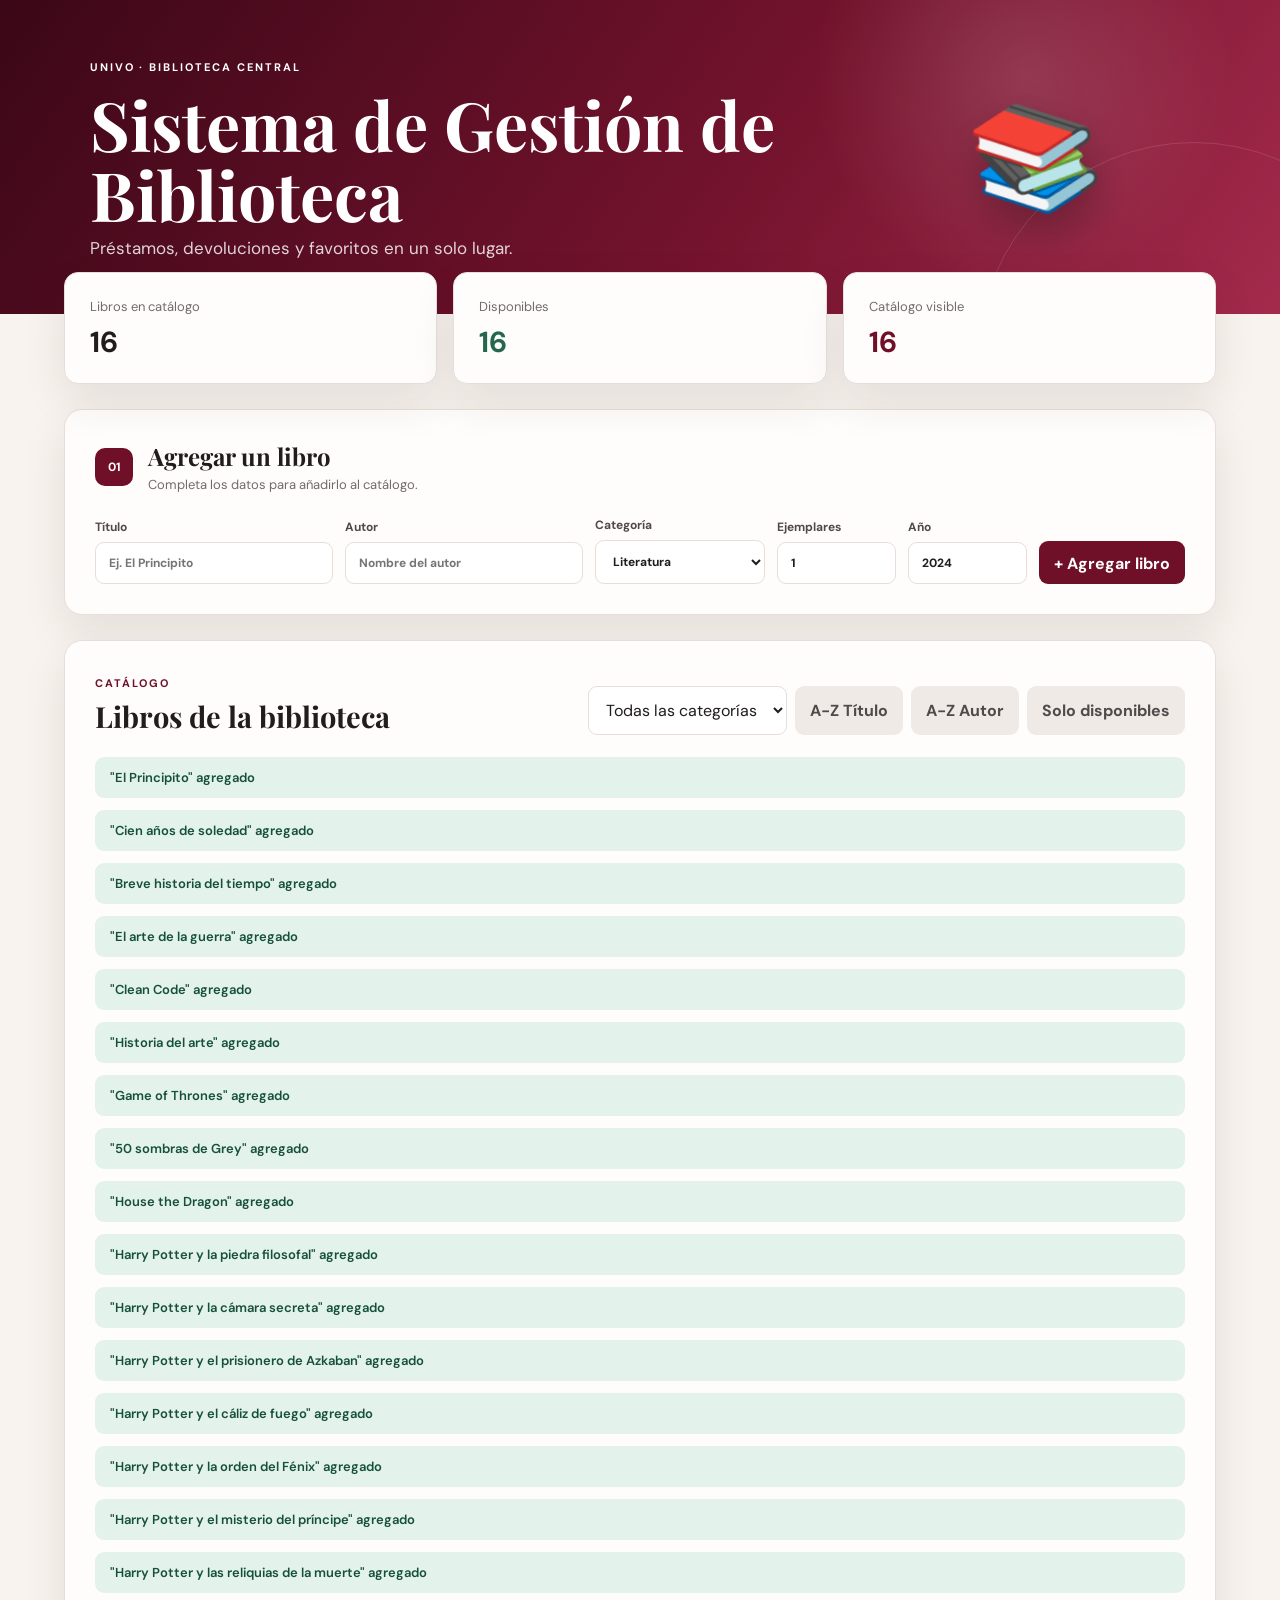
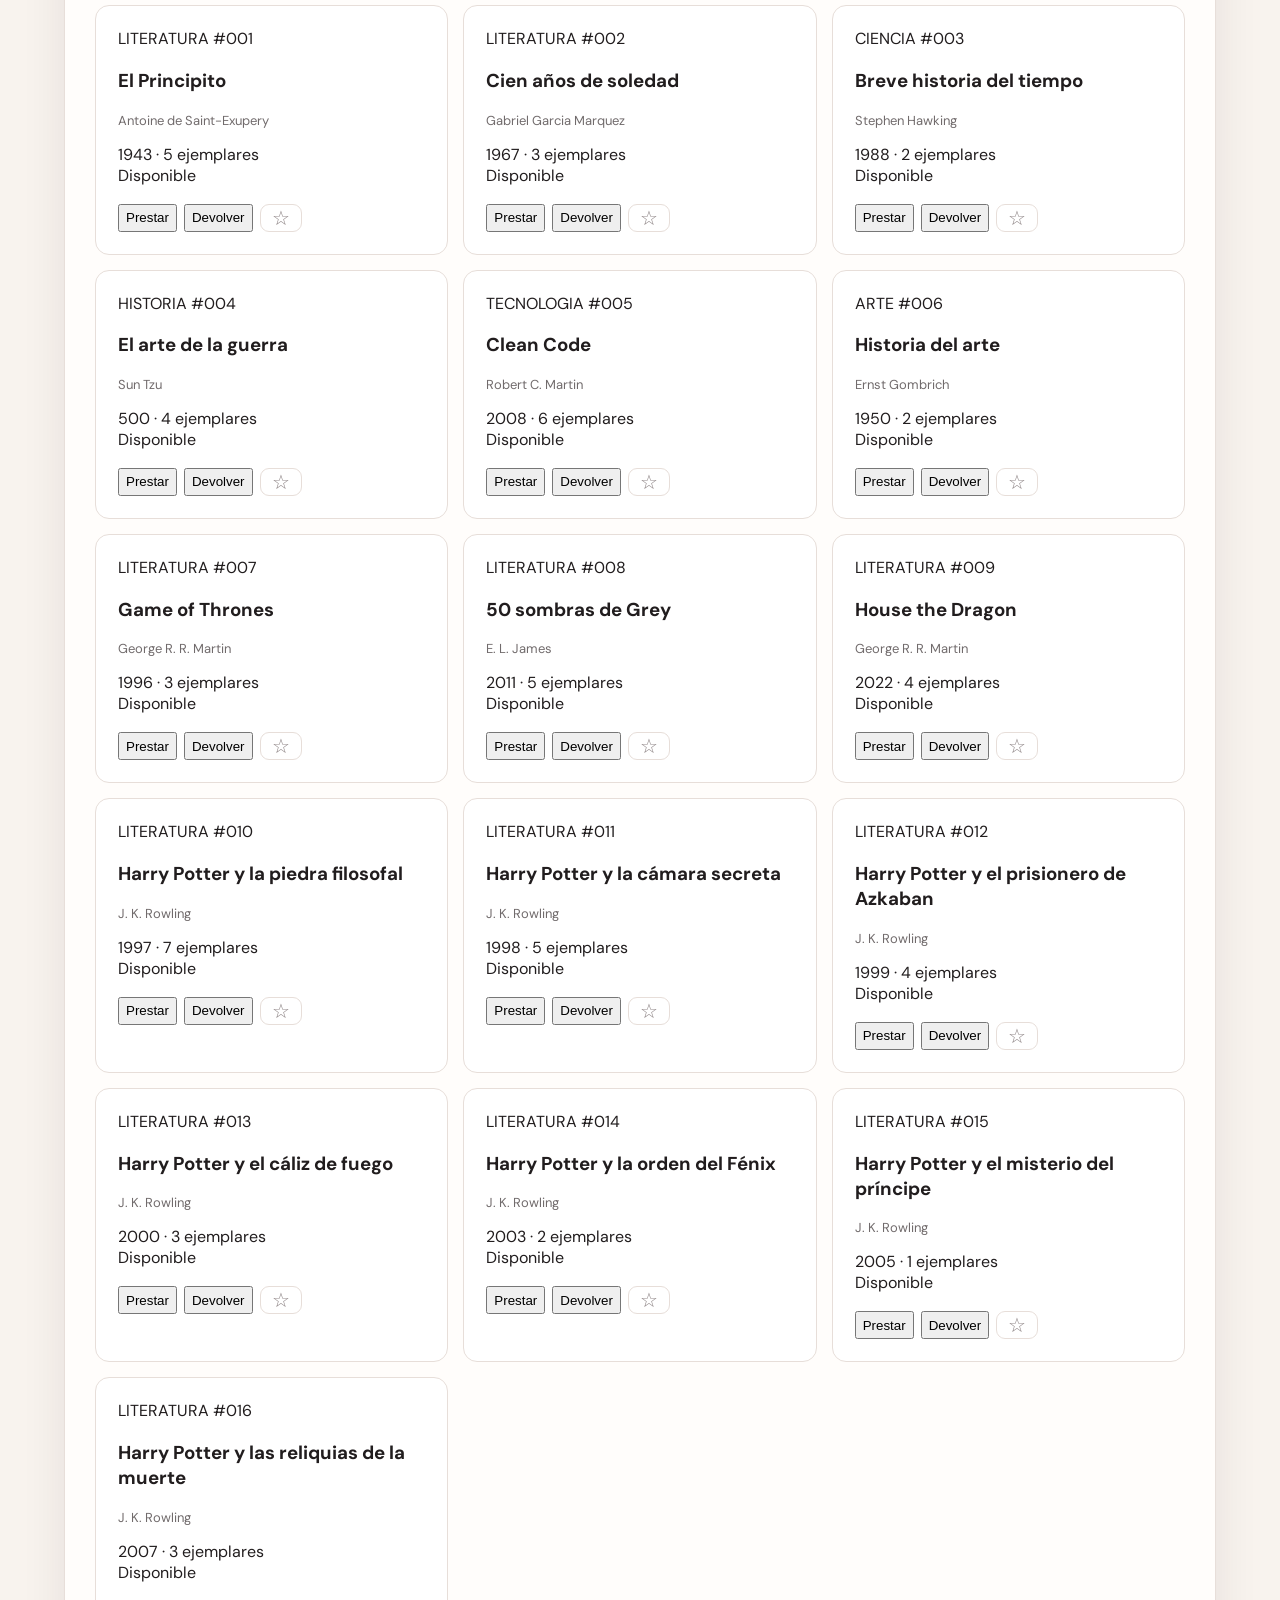
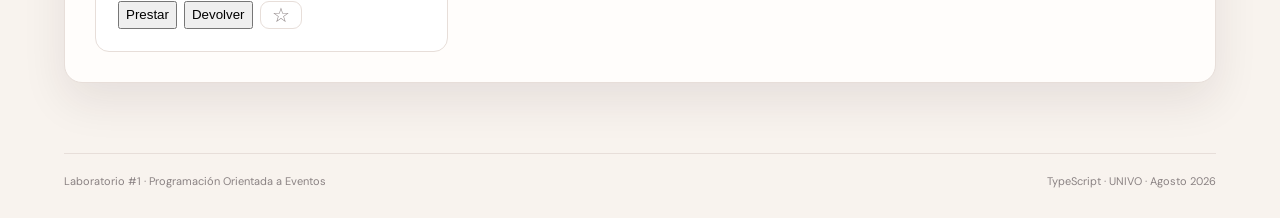
<file: biblioteca/index.html>
<!DOCTYPE html>
<html lang="es">
<head>
    <meta charset="UTF-8">
    <meta name="viewport" content="width=device-width, initial-scale=1.0">
    <title>Biblioteca Central | UNIVO</title>
    <link rel="stylesheet" href="styles.css">
</head>
<body>
    <header class="hero">
        <div class="hero__contenido">
            <span class="hero__tag">UNIVO · BIBLIOTECA CENTRAL</span>
            <h1>Sistema de Gestión de Biblioteca</h1>
            <p>Préstamos, devoluciones y favoritos en un solo lugar.</p>
        </div>
        <div class="hero__libro">📚</div>
    </header>

    <main class="principal">
        <section class="resumen">
            <div class="resumen__item">
                <span>Libros en catálogo</span>
                <strong id="contador-total">0</strong>
            </div>
            <div class="resumen__item resumen__item--verde">
                <span>Disponibles</span>
                <strong id="contador-disponibles">0</strong>
            </div>
            <div class="resumen__item resumen__item--oscuro">
                <span>Catálogo visible</span>
                <strong id="catalogo-conteo">0 resultados</strong>
            </div>
        </section>

        <section class="panel">
            <div class="panel__titulo">
                <span class="numero">01</span>
                <div>
                    <h2>Agregar un libro</h2>
                    <p>Completa los datos para añadirlo al catálogo.</p>
                </div>
            </div>

            <form id="form-libro" class="formulario">
                <label>
                    Título
                    <input id="input-titulo" type="text" placeholder="Ej. El Principito" required>
                </label>

                <label>
                    Autor
                    <input id="input-autor" type="text" placeholder="Nombre del autor" required>
                </label>

                <label>
                    Categoría
                    <select id="input-categoria">
                        <option value="LITERATURA">Literatura</option>
                        <option value="CIENCIA">Ciencia</option>
                        <option value="HISTORIA">Historia</option>
                        <option value="TECNOLOGIA">Tecnología</option>
                        <option value="ARTE">Arte</option>
                    </select>
                </label>

                <label>
                    Ejemplares
                    <input id="input-ejemplares" type="number" min="1" value="1" required>
                </label>

                <label>
                    Año
                    <input id="input-anio" type="number" min="1" max="2100" value="2024" required>
                </label>

                <button class="btn btn--principal" type="submit">+ Agregar libro</button>
            </form>
        </section>

        <section class="catalogo">
            <div class="catalogo__encabezado">
                <div>
                    <span class="eyebrow">CATÁLOGO</span>
                    <h2>Libros de la biblioteca</h2>
                </div>

                <div class="filtros">
                    <select id="select-filtro-categoria">
                        <option value="TODAS">Todas las categorías</option>
                        <option value="CIENCIA">Ciencia</option>
                        <option value="LITERATURA">Literatura</option>
                        <option value="HISTORIA">Historia</option>
                        <option value="TECNOLOGIA">Tecnología</option>
                        <option value="ARTE">Arte</option>
                    </select>
                    <button class="filtro-btn" id="btn-orden-titulo">A-Z Título</button>
                    <button class="filtro-btn" id="btn-orden-autor">A-Z Autor</button>
                    <button class="filtro-btn" id="btn-solo-disponibles">Solo disponibles</button>
                </div>
            </div>

            <div id="area-mensajes" class="mensajes"></div>
            <div id="contenedor-libros" class="libros"></div>
        </section>
    </main>

    <footer>
        <span>Laboratorio #1 · Programación Orientada a Eventos</span>
        <span>TypeScript · UNIVO · Agosto 2026</span>
    </footer>

    <script src="app.js"></script>
</body>
</html>
</file>
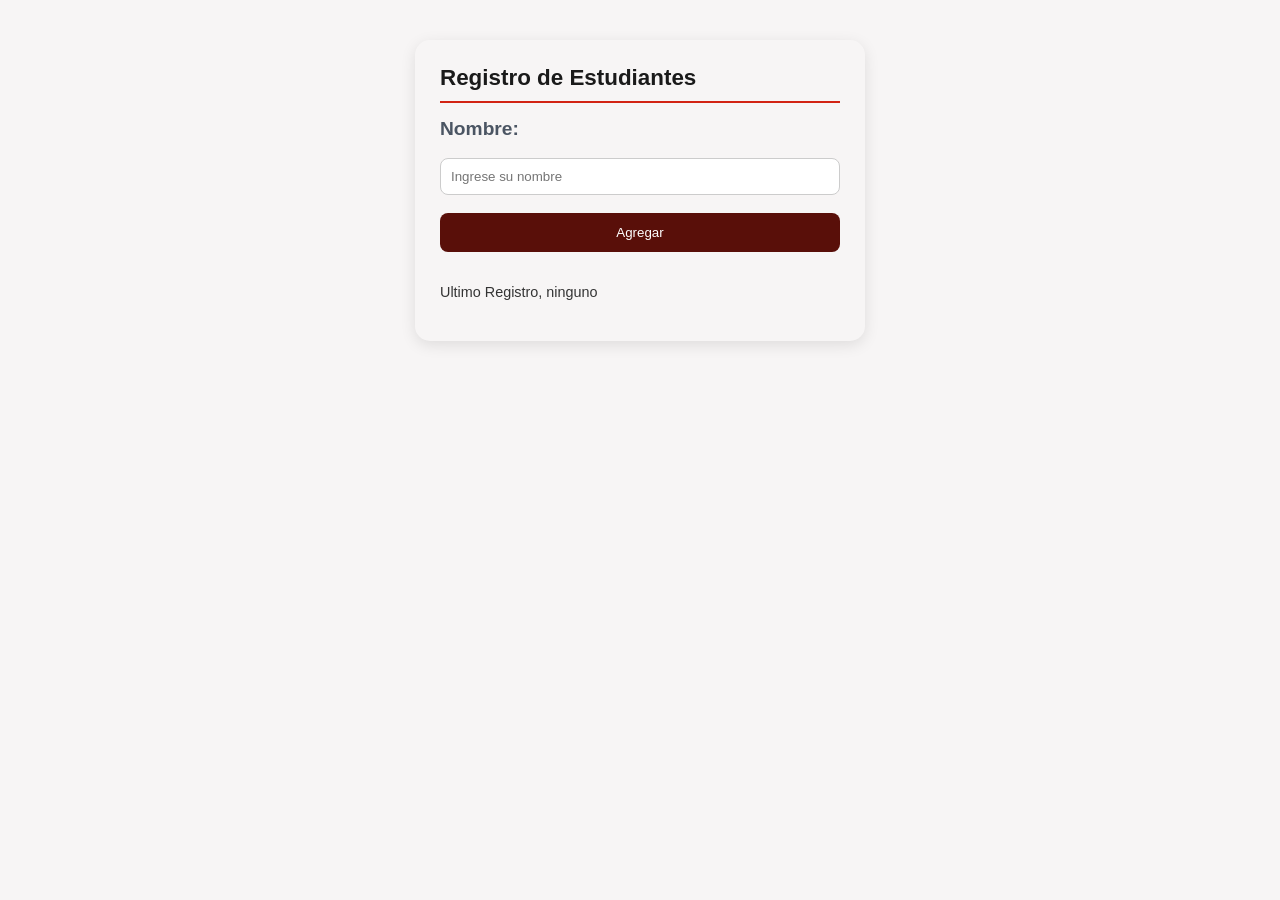
<file: clases/computoOne/clase7/index.html>
<!DOCTYPE html>
<html lang="en">
<head>
    <meta charset="UTF-8">
    <meta name="viewport" content="width=device-width, initial-scale=1.0">
    <title>Componentes GUI</title>
    <link rel="stylesheet" href="style.css">
    <script src="script.js" defer></script>
</head>
<body>
    <h1>Registro de Estudiantes</h1>

    <label for="txtnombre">Nombre:</label>
    <br/><br/>
    <input type="text" id="txtnombre" placeholder="Ingrese su nombre">
    <br/><br/>
    <button id="btnAgregar">Agregar</button>
    <br/><br/>
    <h3 id="lblEstado">Ultimo Registro, ninguno</h3>

    <ul id="lista"></ul>
</body>
</html>
</file>
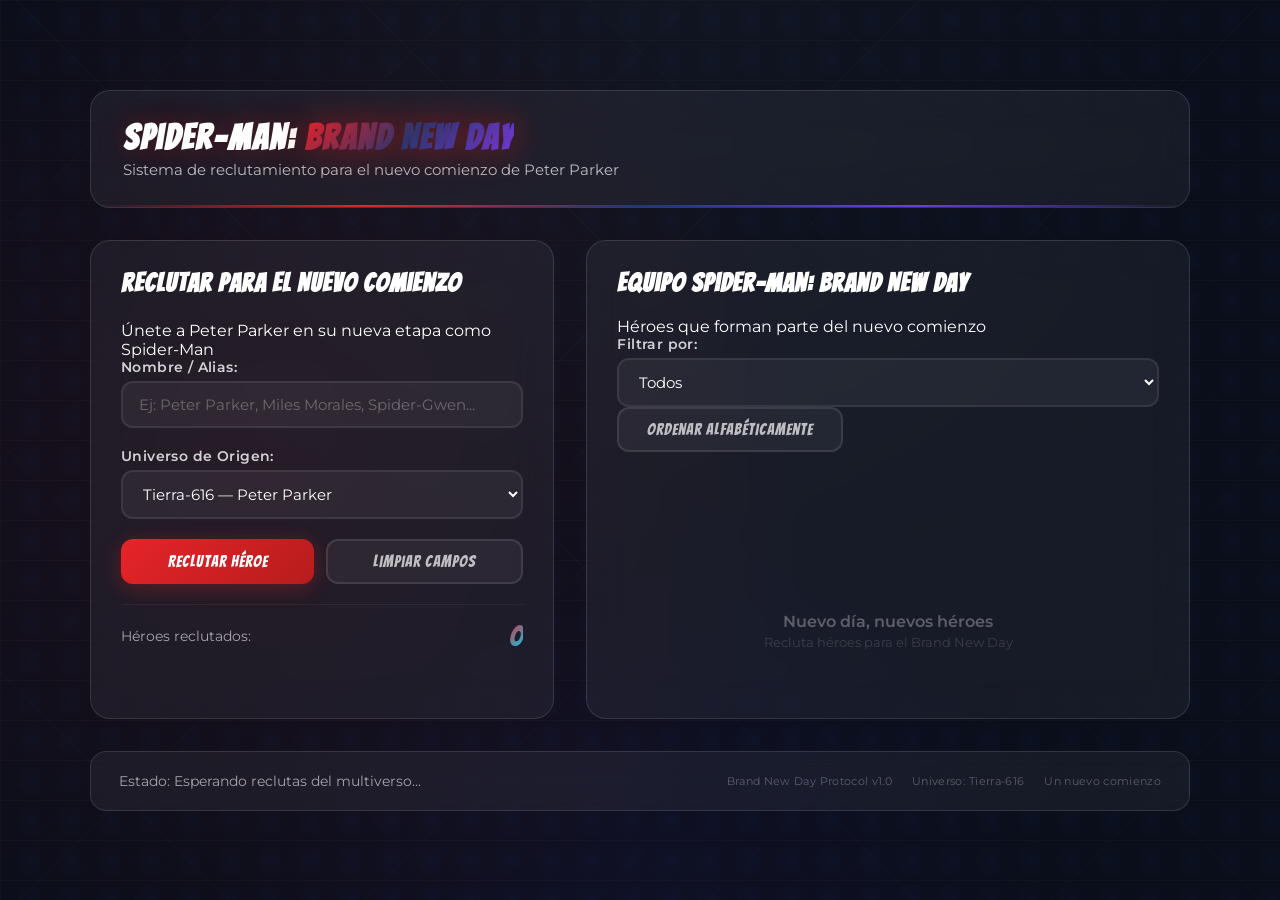
<file: clases/computoOne/modificacion/index.html>
<!DOCTYPE html>
<html lang="es">
<head>
    <meta charset="UTF-8">
    <meta name="viewport" content="width=device-width, initial-scale=1.0">
    <title>Spider-Man: Brand New Day — Reclutamiento de Héroes</title>
    <link rel="stylesheet" href="style.css">
</head>
<body>
    <div class="contenedor">

        <!-- ENCABEZADO TEMÁTICO - BRAND NEW DAY -->
        <header class="encabezado">
            <div class="header-text">
                <h1>Spider-Man: <span class="highlight">Brand New Day</span></h1>
                <p>Sistema de reclutamiento para el nuevo comienzo de Peter Parker</p>
            </div>
        </header>

        <!-- CONTENIDO PRINCIPAL -->
        <main class="contenido">

            <!-- SECCIÓN DEL FORMULARIO DE REGISTRO -->
            <section class="formulario glass-panel">
                <h2>Reclutar para el Nuevo Comienzo</h2>
                <p class="subtitle">Únete a Peter Parker en su nueva etapa como Spider-Man</p>

                <!-- Campo Nombre / Alias -->
                <div class="campo">
                    <label for="txtNombre">Nombre / Alias:</label>
                    <input type="text" id="txtNombre" placeholder="Ej: Peter Parker, Miles Morales, Spider-Gwen...">
                </div>

                <!-- Campo Universo de Origen -->
                <div class="campo">
                    <label for="selectCarrera">Universo de Origen:</label>
                    <select id="selectCarrera">
                        <option value="Tierra-616 (Peter Parker)">Tierra-616 — Peter Parker</option>
                        <option value="Tierra-1610 (Miles Morales)">Tierra-1610 — Miles Morales</option>
                        <option value="Tierra-65 (Gwen Stacy)">Tierra-65 — Spider-Gwen</option>
                        <option value="Tierra-2026 (Spider-Man BND)">Tierra-2026 — Spider-Man BND</option>
                        <option value="Tierra-9999 (Arácnido)">Tierra-9999 — Arácnido</option>
                    </select>
                </div>

                <!-- Botones de Acción -->
                <div class="botones">
                    <button id="btnAgregar" class="btn-spider">Reclutar Héroe</button>
                    <button id="btnLimpiar" class="btn-dimension">Limpiar Campos</button>
                </div>

                <!-- Contador de héroes -->
                <div class="hero-counter">
                    <span class="counter-label">Héroes reclutados:</span>
                    <span id="contadorHeroes" class="counter-number">0</span>
                </div>
            </section>

            <!-- SECCIÓN DE MOSTRAR RESULTADOS -->
            <section class="estudiantes glass-panel">
                <h2>Equipo Spider-Man: Brand New Day</h2>
                <p class="subtitle">Héroes que forman parte del nuevo comienzo</p>

                <!-- Punto 12: filtro de héroes -->
                <div class="campo campo-filtro">
                    <label for="selectFiltro">Filtrar por:</label>
                    <select id="selectFiltro">
                        <option value="todos">Todos</option>
                        <option value="favoritos">Solo favoritos</option>
                        <option value="Tierra-616 (Peter Parker)">Tierra-616</option>
                        <option value="Tierra-1610 (Miles Morales)">Tierra-1610</option>
                        <option value="Tierra-65 (Gwen Stacy)">Tierra-65</option>
                    </select>

                    <!-- Punto 14: orden alfabético -->
                    <button id="btnOrdenar" class="btn-dimension">Ordenar alfabéticamente</button>
                </div>

                <div class="hero-grid" id="listaEstudiantes">
                    <!-- Los elementos se agregarán dinámicamente aquí -->
                </div>
                <div class="empty-state" id="emptyState">
                    <p>Nuevo día, nuevos héroes</p>
                    <span class="empty-sub">Recluta héroes para el Brand New Day</span>
                </div>
            </section>

        </main>

        <!-- PIE DE PÁGINA / ESTADO -->
        <footer class="pie">
            <div class="footer-content">
                <p id="estado">Estado: Esperando nuevos héroes para el Brand New Day...</p>
                <div class="footer-details">
                    <span>Brand New Day Protocol v1.0</span>
                    <span>Universo: <span id="dimensionFooter">Tierra-616</span></span>
                    <span class="highlight-new">Un nuevo comienzo</span>
                </div>
            </div>
        </footer>

    </div>

    <!-- Enlace al archivo compilado de TypeScript -->
    <script src="script1.js"></script>
</body>
</html>
</file>
<file: biblioteca/styles.css>
@import url('https://fonts.googleapis.com/css2?family=DM+Sans:wght@400;500;600;700&family=Playfair+Display:wght@600;700&display=swap');

:root {
    --vino: #6f1028;
    --vino-2: #921b3c;
    --crema: #f8f3ee;
    --blanco: #fffdfb;
    --negro: #211d1e;
    --gris: #716b6c;
    --borde: #e7ded9;
    --verde: #23684d;
    --rojo: #a92d40;
    --sombra: 0 18px 45px rgba(48, 25, 31, .09);
}

* { box-sizing: border-box; }

body {
    margin: 0;
    color: var(--negro);
    background: var(--crema);
    font-family: "DM Sans", sans-serif;
}

.hero {
    min-height: 300px;
    padding: 55px max(7vw, 30px);
    color: white;
    display: flex;
    align-items: center;
    justify-content: space-between;
    overflow: hidden;
    position: relative;
    background:
        radial-gradient(circle at 80% 25%, rgba(255,255,255,.13), transparent 20%),
        linear-gradient(125deg, #3b0717, #74132d 58%, #a42a4c);
}

.hero::after {
    content: "";
    width: 430px;
    height: 430px;
    border: 1px solid rgba(255,255,255,.12);
    border-radius: 50%;
    position: absolute;
    right: -130px;
    bottom: -260px;
}

.hero__contenido { max-width: 760px; position: relative; z-index: 1; }
.hero__tag, .eyebrow {
    letter-spacing: .18em;
    font-size: 11px;
    font-weight: 700;
}
.hero h1 {
    margin: 13px 0 8px;
    font-family: "Playfair Display", serif;
    font-size: clamp(38px, 6vw, 68px);
    line-height: 1.03;
}
.hero p { margin: 0; opacity: .82; font-size: 17px; }
.hero__libro {
    font-size: 105px;
    transform: rotate(-9deg);
    filter: drop-shadow(0 20px 20px rgba(0,0,0,.25));
    margin-right: 7vw;
}

.principal {
    width: min(1200px, 90%);
    margin: -42px auto 70px;
    position: relative;
}

.resumen {
    display: grid;
    grid-template-columns: repeat(3, 1fr);
    gap: 16px;
    margin-bottom: 25px;
}
.resumen__item {
    padding: 22px 25px;
    background: var(--blanco);
    border: 1px solid var(--borde);
    border-radius: 14px;
    box-shadow: var(--sombra);
}
.resumen__item span { color: var(--gris); font-size: 13px; }
.resumen__item strong {
    display: block;
    margin-top: 7px;
    font-size: 29px;
}
.resumen__item--verde strong { color: var(--verde); }
.resumen__item--oscuro strong { color: var(--vino); }

.panel, .catalogo {
    background: var(--blanco);
    border: 1px solid var(--borde);
    border-radius: 18px;
    box-shadow: var(--sombra);
}
.panel { padding: 30px; margin-bottom: 25px; }
.panel__titulo {
    display: flex;
    gap: 15px;
    align-items: center;
    margin-bottom: 24px;
}
.panel__titulo h2, .catalogo h2 { margin: 0; font-family: "Playfair Display", serif; }
.panel__titulo p { margin: 4px 0 0; color: var(--gris); font-size: 13px; }
.numero {
    color: white;
    background: var(--vino);
    width: 38px;
    height: 38px;
    border-radius: 10px;
    display: grid;
    place-items: center;
    font-weight: 700;
    font-size: 12px;
}

.formulario {
    display: grid;
    grid-template-columns: 1.4fr 1.4fr 1fr .7fr .7fr auto;
    gap: 12px;
    align-items: end;
}
label { font-size: 12px; font-weight: 700; color: #50494a; }
input, select {
    width: 100%;
    margin-top: 7px;
    padding: 12px 13px;
    border: 1px solid var(--borde);
    border-radius: 9px;
    background: white;
    color: var(--negro);
    font: inherit;
    outline: none;
}
input:focus, select:focus { border-color: var(--vino-2); }

.btn, .filtro-btn {
    border: 0;
    border-radius: 9px;
    padding: 12px 15px;
    font: inherit;
    font-weight: 700;
    cursor: pointer;
    transition: .2s;
}
.btn--principal { color: white; background: var(--vino); height: 43px; }
.btn--principal:hover { background: var(--vino-2); transform: translateY(-1px); }

.catalogo { padding: 30px; }
.catalogo__encabezado {
    display: flex;
    justify-content: space-between;
    align-items: end;
    gap: 20px;
    margin-bottom: 22px;
}
.catalogo__encabezado h2 { font-size: 29px; margin-top: 5px; }
.eyebrow { color: var(--vino); }
.filtros { display: flex; flex-wrap: wrap; justify-content: flex-end; gap: 8px; }
.filtros select { width: auto; margin: 0; }
.filtro-btn {
    color: #514a4b;
    background: #f0eae7;
}
.filtro-btn:hover, .filtro-btn.activo { color: white; background: var(--vino); }

.mensajes { min-height: 0; }
.mensaje {
    padding: 12px 15px;
    margin-bottom: 12px;
    border-radius: 9px;
    font-size: 13px;
    font-weight: 600;
}
.mensaje-exito { color: #165039; background: #e3f3eb; }
.mensaje-error { color: #8b2434; background: #fae5e8; }
.mensaje-info { color: #5d4b15; background: #f8efd1; }

.libros {
    display: grid;
    grid-template-columns: repeat(3, 1fr);
    gap: 15px;
}
.ficha {
    position: relative;
    border: 1px solid var(--borde);
    border-radius: 14px;
    padding: 22px;
    background: #fff;
    overflow: hidden;
    transition: .2s;
}
.ficha:hover { transform: translateY(-3px); box-shadow: 0 12px 30px rgba(48,25,31,.08); }
.ficha__tab {
    display: inline-block;
    padding: 5px 9px;
    border-radius: 20px;
    color: var(--vino);
    background: #f6e6ea;
    font-size: 10px;
    font-weight: 800;
}
.ficha__num { float: right; color: #a49c9d; font-size: 11px; }
.ficha__titulo { margin: 25px 0 5px; font-family: "Playfair Display", serif; font-size: 22px; }
.ficha__autor { color: var(--gris); margin: 0 0 15px; font-size: 13px; }
.ficha__meta { display: flex; gap: 8px; color: #756e6f; font-size: 12px; }
.ficha__sello {
    display: inline-block;
    margin-top: 13px;
    font-size: 11px;
    font-weight: 700;
}
.sello-disponible { color: var(--verde); }
.sello-agotado { color: var(--rojo); }
.ficha__acciones { display: flex; gap: 7px; margin-top: 18px; }
.btn-secundario {
    flex: 1;
    padding: 9px 10px;
    border: 1px solid var(--borde);
    background: white;
    color: var(--negro);
}
.btn-secundario:hover:not(:disabled) { border-color: var(--vino); color: var(--vino); }
.btn-secundario:disabled { opacity: .45; cursor: not-allowed; }
.btn-favorito {
    width: 42px;
    border: 1px solid var(--borde);
    border-radius: 9px;
    background: white;
    color: #8e8586;
    font-size: 20px;
    cursor: pointer;
}
.btn-favorito.es-favorito { color: var(--vino); background: #f9e8ec; }
.catalogo__vacio {
    grid-column: 1 / -1;
    text-align: center;
    padding: 45px;
    color: var(--gris);
    border: 1px dashed var(--borde);
    border-radius: 12px;
}

footer {
    width: min(1200px, 90%);
    margin: 0 auto 30px;
    padding-top: 20px;
    border-top: 1px solid var(--borde);
    color: #8a8283;
    display: flex;
    justify-content: space-between;
    font-size: 11px;
}

@media (max-width: 950px) {
    .formulario { grid-template-columns: repeat(2, 1fr); }
    .libros { grid-template-columns: repeat(2, 1fr); }
    .catalogo__encabezado { align-items: flex-start; flex-direction: column; }
    .filtros { justify-content: flex-start; }
}
@media (max-width: 650px) {
    .hero { min-height: 250px; }
    .hero__libro { display: none; }
    .resumen { grid-template-columns: 1fr; }
    .formulario, .libros { grid-template-columns: 1fr; }
    .panel, .catalogo { padding: 20px; }
    footer { flex-direction: column; gap: 8px; }
}
</file>
<file: clases/computoOne/clase7/style.css>
body{ 
    font-family: Arial, sans-serif;
    background-color: #dbd2d2;
    color: #333;   
    max-width: 400px;
    margin: 40px auto;
    padding: 25px;
    background: #f7f5f5;
    border-radius: 15px;
    box-shadow: 0 4px 15px rgba(0, 0, 0, 0.10);
}

h1 {
   font-size: 1.4rem;
   color: #1a1a1a;
   margin-top: 0;
   border-bottom: 2px solid #d22313;
   padding-bottom: 10px;
}

label { 
    font-weight: 600;
    font-size: 1.2rem;
    color: #4b5563;
}

input[type="text"] {
    width: 100%;
    padding: 10px;
    box-sizing: border-box;
    border: 1.5px solid #ccc;
    border-radius: 8px;
    transition: border-color 0.3s;
}

input[type="text"]:focus {
    border-color: #5333d2;
    outline: none;
}

button{
    width: 100%;
    background-color: #590f09;
    color: white;
    padding: 12px;
    border: none;
    border-radius: 8px;
    cursor: pointer;
    transition: background-color 0.3s;
}

button:hover {
    background-color: #135bd8;
}

h3{
    font-size: 0.9rem;
    color: #333;
    font-weight: normal;
}

ul{
    list-style-type: none;
    padding: 0;
    margin-top: 10px;
}

lu ly{
    background-color: #f0f0f0;
    padding: 8px;
    border: 2px solid #ccc;
    margin-bottom: 6px;
    font-size:0.95rem ;
}
</file>
<file: clases/computoOne/modificacion/style.css>
/* ================================================================
   SPIDER-VERSE: REGISTRO DE HÉROES
   Estilo inspirado en Spider-Man: Un Nuevo Universo
   ================================================================ */

/* ---------- IMPORTACIÓN DE FUENTES ---------- */
@import url('https://fonts.googleapis.com/css2?family=Bangers&family=Montserrat:wght@400;600;700;800;900&display=swap');

/* ---------- RESET Y VARIABLES ---------- */
* {
    margin: 0;
    /* Elimina márgenes predeterminados */
    padding: 0;
    /* Elimina rellenos predeterminados */
    box-sizing: border-box;
    /* Incluye padding y border en el tamaño total */
}

:root {
    /* Colores principales - Inspirados en Spider-Verse */
    --spider-red: #E62429;
    /* Rojo característico de Spider-Man */
    --spider-blue: #1A3A7A;
    /* Azul del traje */
    --spider-dark: #0A0E1A;
    /* Fondo oscuro tipo cómic */
    --spider-purple: #6A3DE8;
    /* Púrpura del universo alternativo */
    --spider-glow: #00D4FF;
    /* Azul neón para efectos glow */
    --spider-pink: #FF6B9D;
    /* Rosa para Gwen Stacy */
    --spider-green: #39FF14;
    /* Verde neón para efectos */
    --spider-gold: #FFD700;
    /* Dorado para detalles premium */

    /* Glassmorphism */
    --glass-bg: rgba(255, 255, 255, 0.05);
    --glass-border: rgba(255, 255, 255, 0.12);
    --glass-shadow: rgba(0, 0, 0, 0.4);

    /* Tipografía */
    --font-comic: 'Bangers', cursive;
    --font-body: 'Montserrat', sans-serif;
}

/* ---------- ESTILOS DEL CUERPO ---------- */
body {
    font-family: var(--font-body);
    background: var(--spider-dark);
    background-image:
        /* Patrón de puntos estilo cómic */
        radial-gradient(circle at 20% 50%, rgba(230, 36, 41, 0.08) 0%, transparent 50%),
        radial-gradient(circle at 80% 50%, rgba(26, 58, 122, 0.08) 0%, transparent 50%),
        radial-gradient(circle at 50% 100%, rgba(106, 61, 232, 0.05) 0%, transparent 40%),
        /* Grid sutil de fondo */
        linear-gradient(rgba(255, 255, 255, 0.02) 1px, transparent 1px),
        linear-gradient(90deg, rgba(255, 255, 255, 0.02) 1px, transparent 1px);
    background-size: 100% 100%, 40px 40px;
    min-height: 100vh;
    display: flex;
    /* Flexbox para centrar */
    justify-content: center;
    /* Centra horizontalmente */
    align-items: center;
    /* Centra verticalmente */
    padding: 20px;
    color: #ffffff;
    position: relative;
    overflow-x: hidden;
}

/* ---------- EFECTO DE TELARAÑA DE FONDO ---------- */
body::before {
    content: '';
    position: fixed;
    top: 0;
    left: 0;
    right: 0;
    bottom: 0;
    background-image:
        /* Líneas de telaraña radiales */
        radial-gradient(circle at 50% 0%, rgba(255, 255, 255, 0.03) 0%, transparent 60%),
        /* Líneas diagonales simulando telaraña */
        repeating-linear-gradient(45deg,
            transparent 0px,
            transparent 80px,
            rgba(255, 255, 255, 0.01) 80px,
            rgba(255, 255, 255, 0.01) 81px),
        repeating-linear-gradient(-45deg,
            transparent 0px,
            transparent 80px,
            rgba(255, 255, 255, 0.01) 80px,
            rgba(255, 255, 255, 0.01) 81px);
    pointer-events: none;
    /* No interfiere con clicks */
    z-index: 0;
}

/* ---------- CONTENEDOR PRINCIPAL ---------- */
.contenedor {
    max-width: 1100px;
    /* Ancho máximo del contenedor */
    width: 100%;
    /* Ocupa todo el ancho disponible */
    position: relative;
    z-index: 1;
    /* Por encima del fondo */
    animation: fadeInUp 0.8s cubic-bezier(0.16, 1, 0.3, 1) forwards;
    /* Animación de entrada */
}

/* ---------- ANIMACIONES GLOBALES ---------- */
@keyframes fadeInUp {
    from {
        opacity: 0;
        transform: translateY(40px) scale(0.95);
    }
    to {
        opacity: 1;
        transform: translateY(0) scale(1);
    }
}

@keyframes pulse {
    0%,
    100% {
        transform: scale(1);
    }
    50% {
        transform: scale(1.1);
    }
}

@keyframes float {
    0%,
    100% {
        transform: translateY(0) rotate(0deg);
    }
    50% {
        transform: translateY(-10px) rotate(5deg);
    }
}

@keyframes glowPulse {
    0%,
    100% {
        box-shadow: 0 0 20px rgba(0, 212, 255, 0.2);
    }
    50% {
        box-shadow: 0 0 40px rgba(0, 212, 255, 0.4), 0 0 80px rgba(0, 212, 255, 0.1);
    }
}

/* ---------- ENCABEZADO ---------- */
.encabezado {
    display: flex;
    /* Flexbox para alinear */
    align-items: center;
    /* Centra verticalmente */
    gap: 24px;
    /* Espacio entre elementos */
    padding: 28px 32px;
    /* Espacio interno */
    background: var(--glass-bg);
    /* Fondo semi-transparente */
    backdrop-filter: blur(20px);
    /* Desenfoque para efecto glass */
    -webkit-backdrop-filter: blur(20px);
    border: 1px solid var(--glass-border);
    /* Borde sutil */
    border-radius: 20px;
    /* Esquinas redondeadas */
    margin-bottom: 32px;
    /* Espacio inferior */
    position: relative;
    overflow: hidden;
}

/* Línea de glow inferior */
.encabezado::after {
    content: '';
    position: absolute;
    bottom: 0;
    left: 0;
    right: 0;
    height: 2px;
    background: linear-gradient(90deg,
            transparent,
            var(--spider-red),
            var(--spider-blue),
            var(--spider-purple),
            transparent);
    animation: glowPulse 3s ease-in-out infinite;
}

.logo-spider {
    display: flex;
    gap: 8px;
    font-size: 36px;
    animation: float 3s ease-in-out infinite;
}

.spider-icon {
    display: inline-block;
}

.spider-icon.pulse {
    animation: pulse 2s ease-in-out infinite;
}

.header-text {
    flex: 1;
    /* Ocupa el espacio restante */
}

.header-text h1 {
    font-family: var(--font-comic);
    font-size: 2.2rem;
    letter-spacing: 2px;
    color: #ffffff;
    text-shadow: 0 0 30px rgba(230, 36, 41, 0.3);
}

.header-text .highlight {
    background: linear-gradient(135deg, var(--spider-red), var(--spider-blue), var(--spider-purple));
    -webkit-background-clip: text;
    -webkit-text-fill-color: transparent;
    background-clip: text;
    filter: drop-shadow(0 0 20px rgba(230, 36, 41, 0.3));
}

.header-text p {
    color: rgba(255, 255, 255, 0.7);
    font-size: 0.95rem;
    margin-top: 4px;
}

.dimension-tag {
    display: inline-block;
    margin-top: 8px;
    padding: 4px 14px;
    background: rgba(0, 212, 255, 0.1);
    border: 1px solid rgba(0, 212, 255, 0.2);
    border-radius: 20px;
    font-size: 0.75rem;
    color: var(--spider-glow);
    font-weight: 600;
    letter-spacing: 0.05em;
}

/* ---------- CONTENIDO PRINCIPAL ---------- */
.contenido {
    display: grid;
    /* Grid para dos columnas */
    grid-template-columns: 1fr 1.3fr;
    /* Proporción de columnas */
    gap: 32px;
    /* Espacio entre columnas */
}

/* ---------- PANELES GLASS ---------- */
.glass-panel {
    background: var(--glass-bg);
    backdrop-filter: blur(20px);
    -webkit-backdrop-filter: blur(20px);
    border: 1px solid var(--glass-border);
    border-radius: 20px;
    padding: 28px 30px;
    transition: all 0.3s ease;
}

.glass-panel:hover {
    border-color: rgba(255, 255, 255, 0.2);
    box-shadow: 0 8px 40px rgba(0, 0, 0, 0.3);
}

/* ---------- FORMULARIO ---------- */
.formulario h2 {
    font-family: var(--font-comic);
    font-size: 1.6rem;
    color: #ffffff;
    margin-bottom: 24px;
    letter-spacing: 1px;
}

.campo {
    margin-bottom: 20px;
    /* Espacio entre campos */
}

.campo label {
    display: block;
    /* Ocupa toda la línea */
    font-weight: 600;
    /* Negrita */
    font-size: 0.85rem;
    color: rgba(255, 255, 255, 0.8);
    margin-bottom: 6px;
    letter-spacing: 0.03em;
}

.campo input,
.campo select {
    width: 100%;
    /* Ocupa todo el ancho */
    padding: 12px 16px;
    /* Espacio interno */
    background: rgba(255, 255, 255, 0.05);
    /* Fondo semi-transparente */
    border: 2px solid rgba(255, 255, 255, 0.08);
    /* Borde sutil */
    border-radius: 12px;
    /* Esquinas redondeadas */
    color: #ffffff;
    /* Texto blanco */
    font-family: var(--font-body);
    font-size: 0.95rem;
    transition: all 0.3s ease;
    outline: none;
    /* Elimina el contorno azul */
}

.campo input:focus,
.campo select:focus {
    border-color: var(--spider-red);
    /* Borde rojo al enfocar */
    box-shadow: 0 0 25px rgba(230, 36, 41, 0.15);
    /* Sombra glow roja */
    background: rgba(255, 255, 255, 0.08);
}

.campo input::placeholder {
    color: rgba(255, 255, 255, 0.3);
    /* Color del placeholder */
}

.campo select option {
    background: var(--spider-dark);
    /* Fondo oscuro para opciones */
    color: #ffffff;
}

/* ---------- BOTONES ---------- */
.botones {
    display: flex;
    /* Flexbox para alinear */
    gap: 12px;
    /* Espacio entre botones */
    margin-top: 8px;
    flex-wrap: wrap;
    /* Permite salto de línea en móvil */
}

.btn-spider {
    padding: 12px 28px;
    /* Espacio interno */
    background: linear-gradient(135deg, var(--spider-red), #B71C1C);
    /* Degradado rojo */
    color: white;
    /* Texto blanco */
    border: none;
    /* Sin borde */
    border-radius: 12px;
    /* Esquinas redondeadas */
    font-family: var(--font-comic);
    font-size: 1rem;
    letter-spacing: 1px;
    cursor: pointer;
    /* Cursor de mano */
    transition: all 0.3s cubic-bezier(0.16, 1, 0.3, 1);
    box-shadow: 0 4px 20px rgba(230, 36, 41, 0.3);
    flex: 1;
}

.btn-spider:hover {
    transform: translateY(-3px) scale(1.02);
    /* Efecto de elevación */
    box-shadow: 0 8px 35px rgba(230, 36, 41, 0.5);
    /* Sombra más intensa */
}

.btn-spider:active {
    transform: translateY(0) scale(0.98);
    /* Efecto de presión */
}

.btn-dimension {
    padding: 12px 28px;
    background: rgba(255, 255, 255, 0.05);
    color: rgba(255, 255, 255, 0.7);
    border: 2px solid rgba(255, 255, 255, 0.1);
    border-radius: 12px;
    font-family: var(--font-comic);
    font-size: 1rem;
    letter-spacing: 1px;
    cursor: pointer;
    transition: all 0.3s cubic-bezier(0.16, 1, 0.3, 1);
    flex: 1;
}

.btn-dimension:hover {
    background: rgba(255, 255, 255, 0.1);
    color: #ffffff;
    border-color: rgba(255, 255, 255, 0.3);
    transform: translateY(-2px);
}

/* ---------- CONTADOR DE HÉROES ---------- */
.hero-counter {
    margin-top: 20px;
    padding-top: 16px;
    border-top: 1px solid rgba(255, 255, 255, 0.06);
    display: flex;
    justify-content: space-between;
    align-items: center;
}

.counter-label {
    font-size: 0.85rem;
    color: rgba(255, 255, 255, 0.6);
}

.counter-number {
    font-family: var(--font-comic);
    font-size: 1.8rem;
    background: linear-gradient(135deg, var(--spider-red), var(--spider-glow));
    -webkit-background-clip: text;
    -webkit-text-fill-color: transparent;
    background-clip: text;
}

/* ---------- LISTA DE HÉROES ---------- */
.estudiantes h2 {
    font-family: var(--font-comic);
    font-size: 1.6rem;
    color: #ffffff;
    margin-bottom: 20px;
    letter-spacing: 1px;
}

.hero-grid {
    display: grid;
    /* Grid para tarjetas */
    grid-template-columns: 1fr;
    /* Una columna por defecto */
    gap: 12px;
    /* Espacio entre tarjetas */
    min-height: 100px;
    /* Altura mínima */
}

/* ---------- TARJETA DE HÉROE ---------- */
.hero-card {
    display: flex;
    /* Flexbox para alinear */
    align-items: center;
    /* Centra verticalmente */
    justify-content: space-between;
    /* Espacio entre elementos */
    padding: 14px 20px;
    /* Espacio interno */
    background: rgba(255, 255, 255, 0.03);
    /* Fondo sutil */
    border: 1px solid rgba(255, 255, 255, 0.06);
    /* Borde sutil */
    border-radius: 14px;
    /* Esquinas redondeadas */
    transition: all 0.3s ease;
    animation: fadeInUp 0.4s cubic-bezier(0.16, 1, 0.3, 1) forwards;
}

.hero-card:hover {
    background: rgba(255, 255, 255, 0.06);
    transform: translateX(6px) scale(1.01);
    border-color: rgba(230, 36, 41, 0.3);
}

/* Punto 11 (bonus visual): tarjeta destacada cuando esFavorito = true.
   Esta clase se agrega/quita dinámicamente con classList.toggle()
   desde renderizarHeroes() en script.ts. */
.hero-card.favorito {
    border: 1px solid #ffb300;
    box-shadow: 0 0 0 1px rgba(255, 179, 0, 0.25), 0 4px 20px rgba(255, 179, 0, 0.15);
}

.hero-card.favorito:hover {
    border-color: #ffb300;
    box-shadow: 0 0 0 1px rgba(255, 179, 0, 0.4), 0 4px 24px rgba(255, 179, 0, 0.3);
}

.hero-card .hero-info {
    display: flex;
    flex-direction: column;
    gap: 2px;
}

.hero-card .hero-name {
    font-weight: 700;
    font-size: 1.05rem;
    color: #ffffff;
}

.hero-card .hero-universe {
    font-size: 0.75rem;
    color: rgba(255, 255, 255, 0.4);
    letter-spacing: 0.03em;
}

.hero-card .hero-universe .dimension-badge {
    display: inline-block;
    padding: 1px 10px;
    background: rgba(0, 212, 255, 0.1);
    border-radius: 12px;
    color: var(--spider-glow);
    font-weight: 600;
    font-size: 0.7rem;
}

.hero-card .btn-favorito {
    padding: 6px 16px;
    background: rgba(255, 193, 7, 0.15);
    color: #ffb300;
    border: 1px solid rgba(255, 193, 7, 0.3);
    border-radius: 8px;
    font-family: var(--font-body);
    font-size: 0.75rem;
    font-weight: 600;
    cursor: pointer;
    transition: all 0.3s ease;
    margin-right: 8px;
}

.hero-card .btn-favorito:hover {
    background: #ffb300;
    color: white;
    transform: scale(1.05);
    box-shadow: 0 4px 20px rgba(255, 179, 0, 0.3);
}

.hero-card .btn-eliminar {
    padding: 6px 16px;
    background: rgba(230, 36, 41, 0.15);
    color: var(--spider-red);
    border: 1px solid rgba(230, 36, 41, 0.2);
    border-radius: 8px;
    font-family: var(--font-body);
    font-size: 0.75rem;
    font-weight: 600;
    cursor: pointer;
    transition: all 0.3s ease;
}

.hero-card .btn-eliminar:hover {
    background: var(--spider-red);
    color: white;
    transform: scale(1.05);
    box-shadow: 0 4px 20px rgba(230, 36, 41, 0.3);
}

/* ---------- ESTADO VACÍO ---------- */
.empty-state {
    display: flex;
    flex-direction: column;
    align-items: center;
    justify-content: center;
    padding: 40px 20px;
    text-align: center;
    color: rgba(255, 255, 255, 0.3);
}

.empty-state .empty-icon {
    font-size: 48px;
    margin-bottom: 12px;
    opacity: 0.5;
    animation: float 4s ease-in-out infinite;
}

.empty-state p {
    font-size: 1rem;
    font-weight: 600;
}

.empty-state .empty-sub {
    font-size: 0.8rem;
    opacity: 0.5;
    margin-top: 4px;
}

.empty-state.hidden {
    display: none;
}

/* ---------- PIE DE PÁGINA ---------- */
.pie {
    margin-top: 32px;
    /* Espacio superior */
    padding: 20px 28px;
    /* Espacio interno */
    background: var(--glass-bg);
    backdrop-filter: blur(20px);
    -webkit-backdrop-filter: blur(20px);
    border: 1px solid var(--glass-border);
    border-radius: 16px;
    /* Esquinas redondeadas */
    position: relative;
    overflow: hidden;
}

.pie .footer-content {
    display: flex;
    justify-content: space-between;
    align-items: center;
    flex-wrap: wrap;
    gap: 12px;
}

.pie #estado {
    font-size: 0.9rem;
    color: rgba(255, 255, 255, 0.6);
}

.pie .footer-details {
    display: flex;
    gap: 20px;
    font-size: 0.7rem;
    color: rgba(255, 255, 255, 0.3);
    letter-spacing: 0.03em;
}

.pie .footer-details span {
    display: inline-flex;
    align-items: center;
    gap: 4px;
}

/* Telaraña decorativa en el footer */
.spider-web {
    position: absolute;
    bottom: 0;
    right: 0;
    width: 120px;
    height: 80px;
    background:
        /* Líneas de telaraña */
        radial-gradient(circle at 100% 100%,
            transparent 30%,
            rgba(255, 255, 255, 0.02) 30%,
            rgba(255, 255, 255, 0.02) 31%,
            transparent 31%);
    background-size: 20px 20px;
    pointer-events: none;
    opacity: 0.5;
}

/* ---------- RESPONSIVE ---------- */
@media (max-width: 900px) {
    .contenido {
        grid-template-columns: 1fr;
        /* Una sola columna en tablet */
        gap: 24px;
    }

    .encabezado {
        flex-direction: column;
        /* Columna en móvil */
        text-align: center;
        padding: 20px;
    }

    .header-text h1 {
        font-size: 1.8rem;
    }

    .botones {
        flex-direction: column;
        /* Botones en columna */
    }
}

@media (max-width: 600px) {
    .encabezado {
        padding: 16px;
        border-radius: 14px;
    }

    .header-text h1 {
        font-size: 1.4rem;
    }

    .header-text p {
        font-size: 0.8rem;
    }

    .glass-panel {
        padding: 18px 16px;
        border-radius: 14px;
    }

    .formulario h2,
    .estudiantes h2 {
        font-size: 1.3rem;
    }

    .hero-card {
        flex-direction: column;
        /* Columna en móvil muy pequeño */
        align-items: stretch;
        gap: 10px;
        text-align: center;
    }

    .hero-card .btn-eliminar {
        align-self: center;
    }

    .pie .footer-content {
        flex-direction: column;
        text-align: center;
    }

    .pie .footer-details {
        flex-direction: column;
        gap: 4px;
    }

    .logo-spider {
        font-size: 28px;
    }

    .counter-number {
        font-size: 1.4rem;
    }
}

/* ---------- ACCESIBILIDAD ---------- */
@media (prefers-reduced-motion: reduce) {
    *,
    *::before,
    *::after {
        animation-duration: 0.01ms !important;
        animation-iteration-count: 1 !important;
        transition-duration: 0.01ms !important;
    }
}

:focus-visible {
    outline: 2px solid var(--spider-red);
    outline-offset: 2px;
}
</file>
